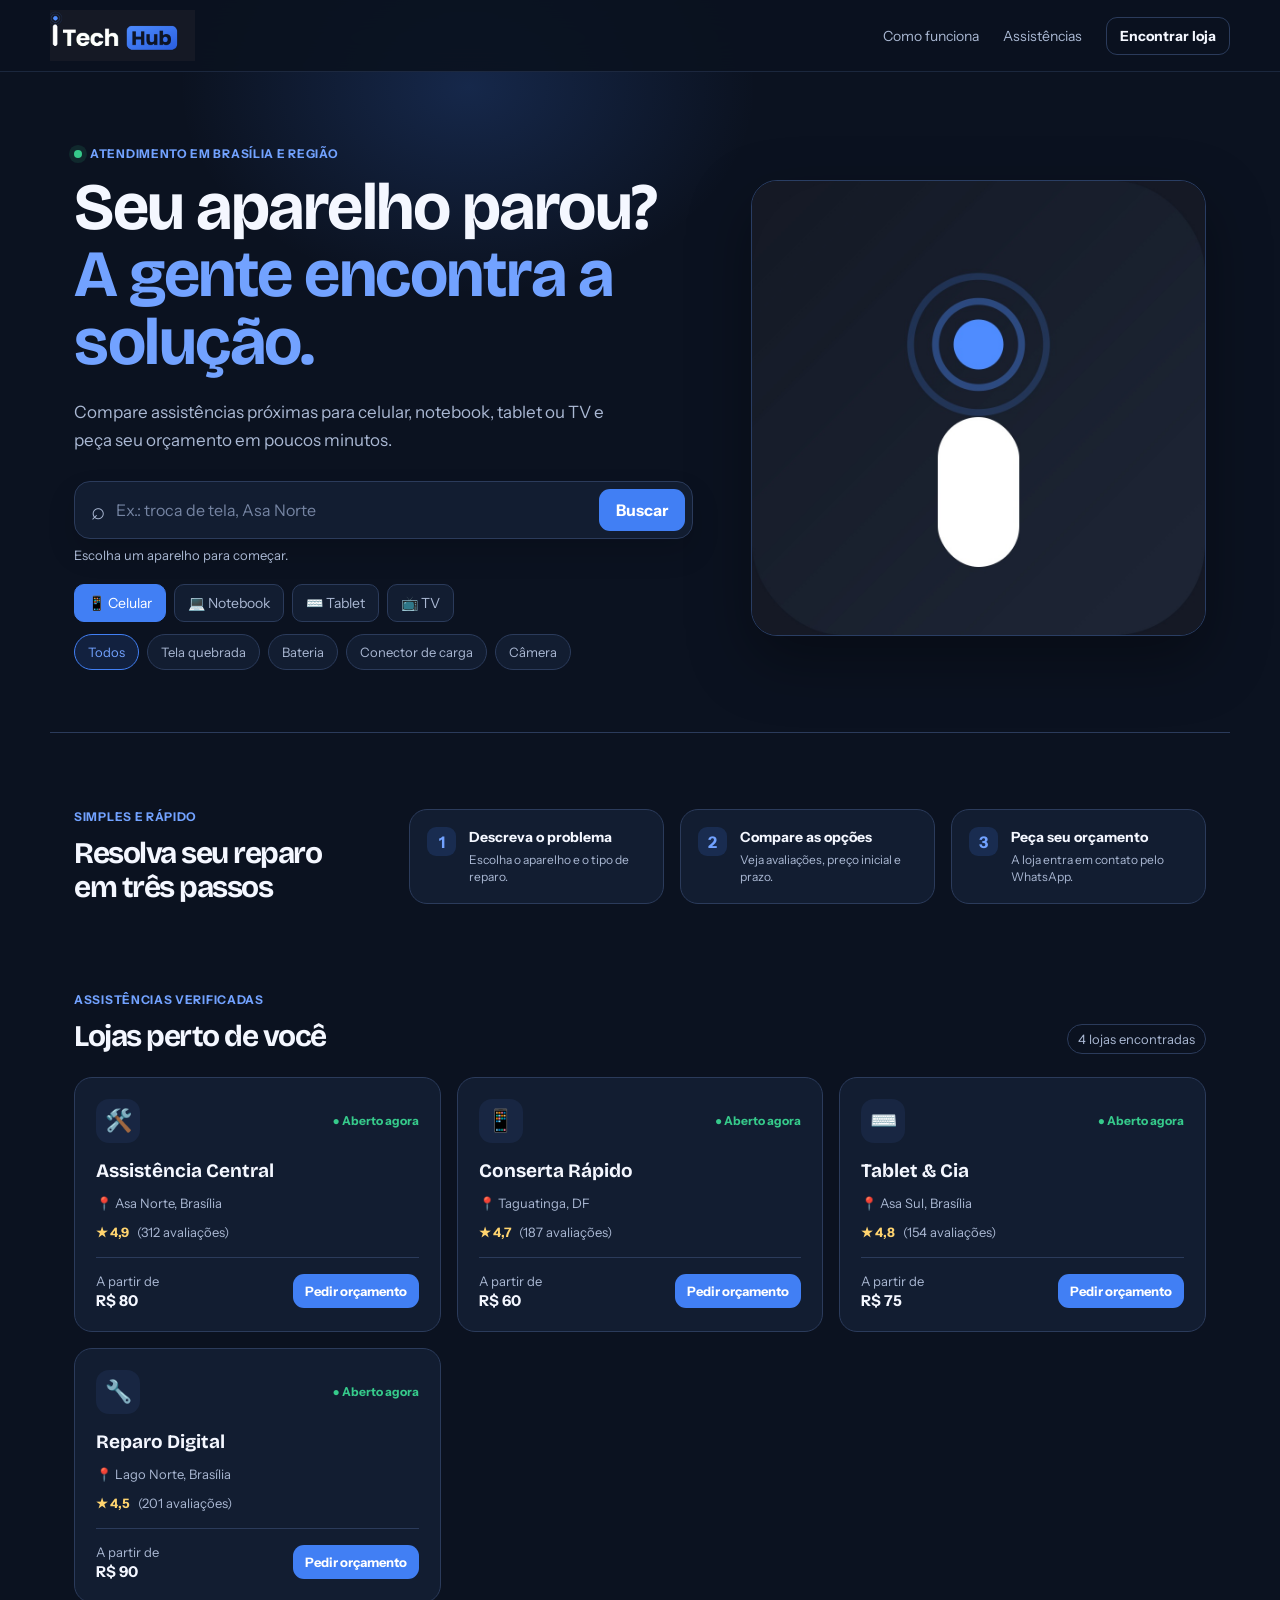
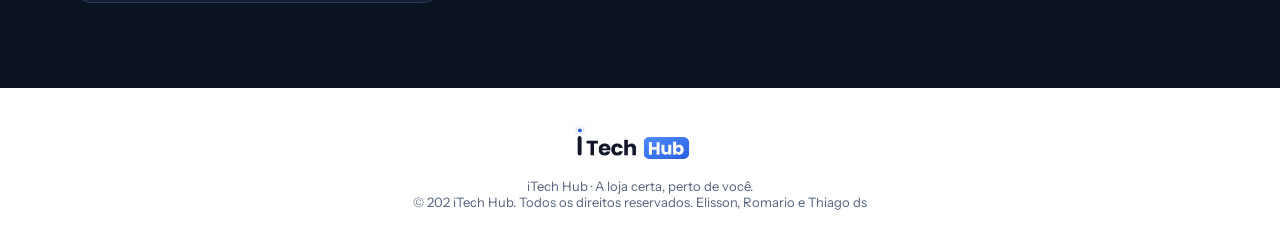
<file: conserta-beta.html>
<!DOCTYPE html>
<html lang="pt-BR">
<head>
  <meta charset="UTF-8">
  <meta name="viewport" content="width=device-width, initial-scale=1.0">
  <meta name="description" content="Encontre assistências técnicas próximas para seu aparelho.">
  <title>iTech Hub | Assistências técnicas</title>
  <link rel="preconnect" href="https://fonts.googleapis.com">
  <link rel="preconnect" href="https://fonts.gstatic.com" crossorigin>
  <link href="https://fonts.googleapis.com/css2?family=Bricolage+Grotesque:wght@500;600;700;800&family=Instrument+Sans:wght@400;500;600;700&display=swap" rel="stylesheet">
  <link rel="stylesheet" href="styles.css">
  <script src="script.js" defer></script>
</head>
<body>
  <header class="header">
    <a class="brand" href="#inicio" aria-label="Página inicial iTech Hub">
      <img src="img/itechhub-logo-navbar.jpg" alt="iTech Hub">
    </a>
    <nav class="nav" aria-label="Navegação principal">
      <a href="#como-funciona">Como funciona</a>
      <a href="#assistencias">Assistências</a>
      <button class="button button--outline" type="button" data-scroll-to="busca">Encontrar loja</button>
    </nav>
  </header>

  <main id="inicio">
    <section class="hero">
      <div class="hero__content">
        <p class="eyebrow"><span></span> Atendimento em Brasília e região</p>
        <h1>Seu aparelho parou?<br><strong>A gente encontra a solução.</strong></h1>
        <p class="hero__text">Compare assistências próximas para celular, notebook, tablet ou TV e peça seu orçamento em poucos minutos.</p>

        <form class="search-card" id="busca">
          <label class="sr-only" for="searchInput">Busque por bairro ou serviço</label>
          <span class="search-card__icon" aria-hidden="true">⌕</span>
          <input id="searchInput" type="search" placeholder="Ex.: troca de tela, Asa Norte" autocomplete="off">
          <button class="button button--primary" type="submit">Buscar</button>
        </form>
        <p class="search-feedback" id="searchFeedback" aria-live="polite">Escolha um aparelho para começar.</p>

        <div class="device-selector" aria-label="Tipo de aparelho">
          <button class="device-selector__button is-active" type="button" data-device="Celular">📱 Celular</button>
          <button class="device-selector__button" type="button" data-device="Notebook">💻 Notebook</button>
          <button class="device-selector__button" type="button" data-device="Tablet">⌨️ Tablet</button>
          <button class="device-selector__button" type="button" data-device="TV">📺 TV</button>
        </div>
        <div class="service-chips" id="serviceChips" aria-label="Serviços mais procurados"></div>
      </div>
      <div class="hero__image">
        <img src="img/itechhub-icon.jpg" alt="iTech Hub, a loja certa perto de você">
      </div>
    </section>

    <section class="steps" id="como-funciona" aria-labelledby="stepsTitle">
      <div>
        <p class="section-label">Simples e rápido</p>
        <h2 id="stepsTitle">Resolva seu reparo em três passos</h2>
      </div>
      <ol class="steps__list">
        <li><span>1</span><div><b>Descreva o problema</b><small>Escolha o aparelho e o tipo de reparo.</small></div></li>
        <li><span>2</span><div><b>Compare as opções</b><small>Veja avaliações, preço inicial e prazo.</small></div></li>
        <li><span>3</span><div><b>Peça seu orçamento</b><small>A loja entra em contato pelo WhatsApp.</small></div></li>
      </ol>
    </section>

    <section class="stores" id="assistencias" aria-labelledby="storesTitle">
      <div class="section-heading">
        <div>
          <p class="section-label">Assistências verificadas</p>
          <h2 id="storesTitle">Lojas perto de você</h2>
        </div>
        <span class="result-count" id="resultCount"></span>
      </div>
      <div class="store-grid" id="storeGrid"></div>
      <p class="empty-state" id="emptyState" hidden>Nenhuma loja encontrada. Tente buscar por outro serviço ou bairro.</p>
    </section>
  </main>

  <dialog class="quote-dialog" id="quoteDialog" aria-labelledby="dialogTitle">
    <form class="quote-dialog__content" id="quoteForm" method="dialog">
      <button class="dialog-close" type="button" id="closeDialog" aria-label="Fechar">×</button>
      <p class="section-label">Pedir orçamento</p>
      <h2 id="dialogTitle">Fale com a assistência</h2>
      <p class="dialog-store" id="dialogStore"></p>
      <label>Seu nome<input id="nameInput" required placeholder="Como podemos te chamar?"></label>
      <label>WhatsApp<input id="phoneInput" required inputmode="tel" placeholder="(61) 99999-0000"></label>
      <label>Detalhes do reparo<textarea id="detailInput" required placeholder="Conte brevemente o que aconteceu"></textarea></label>
      <button class="button button--primary button--full" type="submit">Enviar solicitação</button>
      <p class="form-message" id="formMessage" aria-live="polite"></p>
    </form>
  </dialog>

  <footer class="footer">
    <img src="img/itechhub-logo-light-bg.jpg" alt="iTech Hub">
    <p>iTech Hub · A loja certa, perto de você.</p>
  <p>© 202 iTech Hub. Todos os direitos reservados. Elisson, Romario e Thiago ds</p>
  </footer>
</body>
</html>
</file>
<file: styles.css>
:root{--navy:#0b1220;--surface:#121d31;--surface-2:#182642;--line:#2b3b5b;--blue:#417ff4;--blue-light:#72a2ff;--text:#f4f7ff;--muted:#aab8d3;--green:#36ca8b;--radius:18px;--font-display:"Bricolage Grotesque",sans-serif;--font-body:"Instrument Sans",sans-serif}*{box-sizing:border-box}html{scroll-behavior:smooth}body{margin:0;background:var(--navy);color:var(--text);font-family:var(--font-body)}button,input,textarea{font:inherit}button{cursor:pointer}a{color:inherit;text-decoration:none}.sr-only{position:absolute;width:1px;height:1px;padding:0;margin:-1px;overflow:hidden;clip:rect(0,0,0,0);white-space:nowrap;border:0}
.header{height:72px;padding:0 max(24px,calc((100vw - 1180px)/2));display:flex;align-items:center;justify-content:space-between;gap:20px;position:sticky;top:0;z-index:10;background:rgba(11,18,32,.9);border-bottom:1px solid rgba(111,141,198,.18);backdrop-filter:blur(18px)}.brand img{display:block;width:145px;height:52px;object-fit:contain}.nav{display:flex;align-items:center;gap:24px;color:var(--muted);font-size:14px}.nav a:hover{color:var(--text)}.button{border:0;border-radius:11px;padding:11px 17px;font-weight:700;transition:transform .2s,background .2s,border-color .2s}.button:hover{transform:translateY(-1px)}.button--primary{background:var(--blue);color:white}.button--primary:hover{background:var(--blue-light)}.button--outline{padding:9px 13px;background:transparent;border:1px solid var(--line);color:var(--text)}.button--outline:hover{border-color:var(--blue)}.button--full{width:100%;margin-top:4px}
.hero{max-width:1180px;min-height:570px;margin:auto;padding:74px 24px 62px;display:grid;grid-template-columns:minmax(0,1.06fr) minmax(320px,.78fr);align-items:center;gap:58px;position:relative}.hero::before{content:"";position:absolute;width:600px;height:430px;top:-200px;left:10%;background:radial-gradient(ellipse,rgba(65,127,244,.2),transparent 68%);pointer-events:none}.hero__content{position:relative}.eyebrow,.section-label{margin:0 0 13px;color:var(--blue-light);font-size:12px;font-weight:700;letter-spacing:.7px;text-transform:uppercase}.eyebrow{display:flex;align-items:center;gap:8px}.eyebrow span{width:8px;height:8px;border-radius:50%;background:var(--green);box-shadow:0 0 0 5px rgba(54,202,139,.12)}h1,h2{font-family:var(--font-display);letter-spacing:-1.5px}h1{max-width:640px;margin:0;font-size:clamp(40px,5.3vw,66px);line-height:1.02}h1 strong{color:var(--blue-light)}.hero__text{max-width:560px;margin:22px 0 27px;color:var(--muted);font-size:17px;line-height:1.65}.hero__image img{display:block;width:100%;border-radius:26px;border:1px solid rgba(114,162,255,.3);box-shadow:0 24px 62px rgba(0,0,0,.34)}
.search-card{max-width:630px;display:flex;align-items:center;gap:8px;padding:7px;background:var(--surface);border:1px solid var(--line);border-radius:16px;box-shadow:0 14px 28px rgba(0,0,0,.15)}.search-card:focus-within{border-color:var(--blue)}.search-card__icon{padding-left:9px;color:var(--muted);font-size:24px}.search-card input{min-width:0;flex:1;padding:10px 3px;border:0;outline:0;background:transparent;color:var(--text)}.search-card input::placeholder{color:#7584a2}.search-feedback{min-height:20px;margin:8px 0 17px;color:var(--muted);font-size:13px}.device-selector,.service-chips{display:flex;gap:8px;overflow-x:auto;scrollbar-width:none}.device-selector{margin-bottom:12px}.device-selector__button,.service-chips button{flex:none;padding:9px 13px;background:var(--surface);border:1px solid var(--line);border-radius:10px;color:var(--muted);font-size:14px}.device-selector__button.is-active{background:var(--blue);border-color:var(--blue);color:#fff}.service-chips button{border-radius:999px;font-size:13px}.service-chips button.is-active{border-color:var(--blue);background:rgba(65,127,244,.14);color:var(--blue-light)}
.steps,.stores{max-width:1180px;margin:auto;padding:76px 24px}.steps{display:grid;grid-template-columns:280px 1fr;gap:55px;border-top:1px solid var(--line)}h2{margin:0;font-size:30px;line-height:1.12}.steps__list{display:grid;grid-template-columns:repeat(3,1fr);gap:16px;margin:0;padding:0;list-style:none}.steps__list li{display:flex;gap:13px;padding:17px;background:var(--surface);border:1px solid var(--line);border-radius:var(--radius)}.steps__list span{width:29px;height:29px;display:grid;place-items:center;flex:none;border-radius:9px;background:rgba(65,127,244,.16);color:var(--blue-light);font-weight:700}.steps__list b,.steps__list small{display:block}.steps__list b{margin:1px 0 5px;font-size:14px}.steps__list small{color:var(--muted);font-size:12px;line-height:1.45}
.stores{padding-top:12px;padding-bottom:85px}.section-heading{display:flex;align-items:end;justify-content:space-between;gap:16px;margin-bottom:23px}.result-count{padding:6px 10px;border:1px solid var(--line);border-radius:999px;color:var(--muted);font-size:13px}.store-grid{display:grid;grid-template-columns:repeat(3,1fr);gap:16px}.store-card{padding:21px;background:var(--surface);border:1px solid var(--line);border-radius:var(--radius);transition:transform .2s,border-color .2s}.store-card:hover{transform:translateY(-3px);border-color:var(--blue)}.store-card__top{display:flex;align-items:center;justify-content:space-between;gap:10px}.store-card__icon{width:44px;height:44px;display:grid;place-items:center;border-radius:13px;background:var(--surface-2);font-size:22px}.store-card__status{color:var(--green);font-size:12px;font-weight:700}.store-card h3{margin:16px 0 5px;font-family:var(--font-display);font-size:19px}.store-card__location,.store-card__meta{color:var(--muted);font-size:13px}.store-card__meta{display:flex;gap:8px;margin:13px 0 17px}.store-card__meta strong{color:#ffd46f}.store-card__footer{display:flex;align-items:center;justify-content:space-between;gap:8px;padding-top:15px;border-top:1px solid var(--line)}.store-card__price{font-size:13px;color:var(--muted)}.store-card__price b{display:block;margin-top:2px;color:var(--text);font-size:15px}.store-card .button{padding:9px 12px;font-size:13px}.empty-state{padding:32px;text-align:center;color:var(--muted);background:var(--surface);border-radius:var(--radius)}
.quote-dialog{width:min(92vw,470px);border:1px solid var(--line);border-radius:20px;background:var(--surface);color:var(--text);box-shadow:0 26px 80px rgba(0,0,0,.58)}.quote-dialog::backdrop{background:rgba(2,7,16,.72);backdrop-filter:blur(5px)}.quote-dialog__content{position:relative;padding:28px}.quote-dialog h2{font-size:27px}.dialog-close{position:absolute;right:17px;top:17px;width:34px;height:34px;border:1px solid var(--line);border-radius:50%;background:var(--surface-2);color:var(--text);font-size:24px}.dialog-store{margin:11px 0 21px;color:var(--blue-light);font-size:14px}.quote-dialog label{display:grid;gap:7px;margin:13px 0;color:var(--muted);font-size:13px;font-weight:600}.quote-dialog input,.quote-dialog textarea{width:100%;padding:11px 12px;border:1px solid var(--line);border-radius:10px;outline:0;background:var(--navy);color:var(--text)}.quote-dialog input:focus,.quote-dialog textarea:focus{border-color:var(--blue)}.quote-dialog textarea{min-height:82px;resize:vertical}.form-message{min-height:19px;margin:12px 0 0;color:var(--green);font-size:13px;text-align:center}.footer{padding:35px 24px;background:#fff;color:#18213a;text-align:center}.footer img{display:block;width:130px;height:47px;object-fit:contain;margin:0 auto 8px}.footer p{margin:0;color:#53617d;font-size:13px}
@media(max-width:900px){.hero{grid-template-columns:1fr;gap:32px;padding-top:52px}.hero__image{max-width:560px}.steps{grid-template-columns:1fr;gap:25px}.store-grid{grid-template-columns:repeat(2,1fr)}}@media(max-width:610px){.header{height:64px;padding:0 16px}.brand img{width:120px;height:44px}.nav a{display:none}.nav{gap:0}.hero,.steps,.stores{padding-left:16px;padding-right:16px}.hero{padding-top:42px}.hero__image{display:none}h1{font-size:43px}.hero__text{font-size:16px}.search-card{flex-wrap:wrap}.search-card input{min-width:180px}.search-card .button{width:100%}.steps__list,.store-grid{grid-template-columns:1fr}.steps,.stores{padding-top:54px}.section-heading{align-items:start;flex-direction:column}.device-selector{padding-bottom:2px}}
</file>
